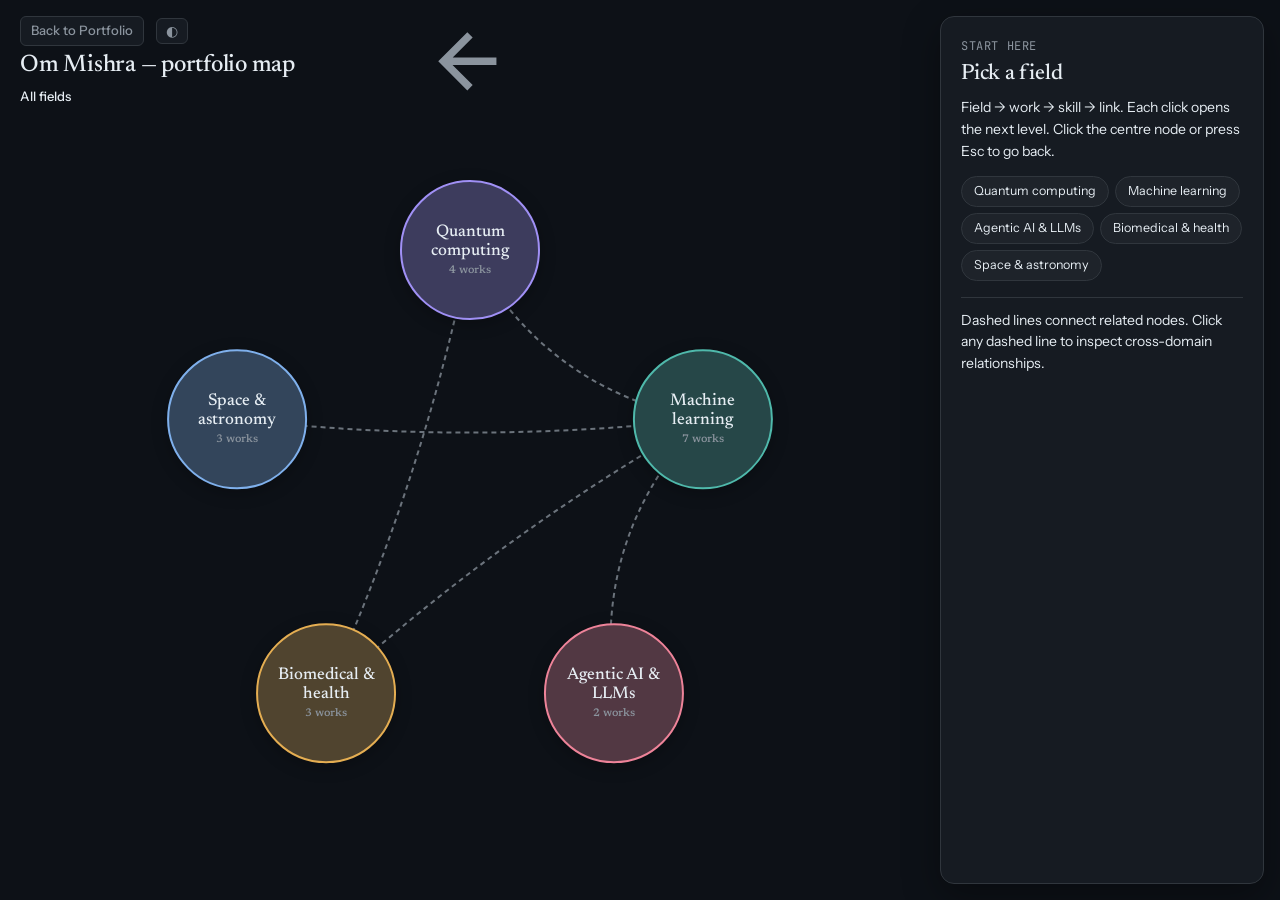
<file: main/templates/main/map.html>
<!DOCTYPE html>
<html lang="en" data-theme="dark">
<head>
<meta charset="utf-8">
<meta name="viewport" content="width=device-width, initial-scale=1, viewport-fit=cover">
<title>Om Mishra — Portfolio Map & Knowledge Graph</title>
<script>
  if (window.self !== window.top) {
      document.documentElement.classList.add('is-embedded');
  }
</script>
<link rel="preconnect" href="https://fonts.googleapis.com">
<link rel="preconnect" href="https://fonts.gstatic.com" crossorigin>
<link href="https://fonts.googleapis.com/css2?family=Newsreader:opsz,wght@6..72,400;500;600&family=Instrument+Sans:wght@400;500;600&family=JetBrains+Mono:wght@400;500&display=swap" rel="stylesheet">
<style>
:root {
  --bg: #0d1117;
  --ink: #e6edf3;
  --mute: #8b949e;
  --panel: #161b22;
  --line: #30363d;
  --quantum: #a090f5;
  --ml: #4fb9ab;
  --agentic: #ee8399;
  --bio: #e5ae52;
  --space: #7fb0ec;
  box-sizing: border-box;
  padding-top: env(safe-area-inset-top, 0px);
  padding-bottom: env(safe-area-inset-bottom, 0px);
}
:root[data-theme="light"] {
  --bg: #eef1f5;
  --ink: #1c2430;
  --mute: #5d6b7c;
  --panel: #fbfcfd;
  --line: #b9c3cf;
  --quantum: #6a58d8;
  --ml: #17857a;
  --agentic: #c4435e;
  --bio: #b57712;
  --space: #3b72b8;
}
html, body {
  height: 100%;
  margin: 0;
  overflow: hidden;
}
body {
  background: var(--bg);
  color: var(--ink);
  font: 15px/1.5 "Instrument Sans", -apple-system, BlinkMacSystemFont, "Segoe UI", Roboto, sans-serif;
  transition: background 0.3s ease, color 0.3s ease;
}

html.is-embedded header {
  display: none !important;
}
html.is-embedded body,
html.is-embedded #app {
  background: transparent !important;
}
html.is-embedded #detail {
  top: 16px !important;
  height: calc(100% - 32px) !important;
}
#app {
  position: relative;
  height: 100%;
  width: 100%;
}
header {
  position: absolute;
  left: 20px;
  top: 16px;
  right: 360px;
  z-index: 10;
  pointer-events: auto;
}
.header-top {
  display: flex;
  align-items: center;
  gap: 12px;
  margin-bottom: 6px;
}
.back-link {
  display: inline-flex;
  align-items: center;
  gap: 6px;
  font-size: 13px;
  font-weight: 500;
  color: var(--mute);
  text-decoration: none;
  padding: 4px 10px;
  border-radius: 6px;
  border: 1px solid var(--line);
  background: var(--panel);
  transition: all 0.2s ease;
}
.back-link:hover {
  color: var(--ink);
  border-color: var(--ink);
  background: color-mix(in srgb, var(--ink) 8%, var(--panel));
}
.theme-btn {
  background: var(--panel);
  border: 1px solid var(--line);
  color: var(--mute);
  border-radius: 6px;
  padding: 4px 9px;
  font-size: 14px;
  cursor: pointer;
  transition: all 0.2s ease;
}
.theme-btn:hover {
  color: var(--ink);
  border-color: var(--ink);
}
h1 {
  font: 500 24px/1.15 "Newsreader", Georgia, serif;
  margin: 0;
  letter-spacing: -0.01em;
}
#crumbs {
  display: flex;
  flex-wrap: wrap;
  align-items: center;
  gap: 5px;
  margin-top: 8px;
  font-size: 13px;
  color: var(--mute);
}
#crumbs button {
  all: unset;
  cursor: pointer;
  color: var(--mute);
  text-decoration: underline;
  text-underline-offset: 3px;
  transition: color 0.15s ease;
}
#crumbs button:hover {
  color: var(--ink);
}
#crumbs button:focus-visible {
  outline: 2px solid var(--ink);
}
#crumbs span.cur {
  color: var(--ink);
  font-weight: 500;
}
#stage {
  position: absolute;
  inset: 0;
}
svg {
  position: absolute;
  inset: 0;
  width: 100%;
  height: 100%;
  pointer-events: none;
}
svg line {
  stroke: var(--line);
  stroke-width: 1.5;
  animation: f .5s both;
}
@keyframes f {
  from { opacity: 0; }
}
.n {
  position: absolute;
  left: 0;
  top: 0;
  box-sizing: border-box;
  border-radius: 50%;
  border: 2px solid var(--c);
  background: color-mix(in srgb, var(--c) 16%, var(--panel));
  color: var(--ink);
  font: inherit;
  cursor: pointer;
  display: flex;
  flex-direction: column;
  align-items: center;
  justify-content: center;
  text-align: center;
  padding: 6px;
  line-height: 1.15;
  transition: transform .55s cubic-bezier(.2, .8, .2, 1), width .55s, height .55s, opacity .4s, box-shadow .2s;
  box-shadow: 0 4px 16px rgba(0, 0, 0, 0.25);
}
.n.field {
  background: color-mix(in srgb, var(--c) 28%, var(--panel));
  font: 500 17px/1.15 "Newsreader", Georgia, serif;
}
.n.skill {
  background: var(--panel);
  border-style: dashed;
  font-size: 12px;
}
.n.project {
  font-size: 12px;
  font-weight: 500;
}
.n small {
  display: block;
  color: var(--mute);
  font-size: 11px;
  margin-top: 3px;
}
.n.sel {
  box-shadow: 0 0 0 5px color-mix(in srgb, var(--c) 40%, transparent), 0 8px 24px rgba(0, 0, 0, 0.4);
}
.n:hover, .n:focus-visible {
  outline: none;
  box-shadow: 0 0 0 4px color-mix(in srgb, var(--c) 45%, transparent), 0 8px 20px rgba(0, 0, 0, 0.3);
}
#panel {
  position: absolute;
  right: 16px;
  top: 16px;
  bottom: 16px;
  width: 324px;
  background: var(--panel);
  border: 1px solid var(--line);
  border-radius: 14px;
  padding: 20px;
  overflow: auto;
  box-sizing: border-box;
  box-shadow: 0 12px 36px rgba(0, 0, 0, 0.35);
  backdrop-filter: blur(16px);
  -webkit-backdrop-filter: blur(16px);
  z-index: 10;
}
#panel h2 {
  font: 500 22px/1.2 "Newsreader", Georgia, serif;
  margin: 6px 0 10px;
  letter-spacing: -0.01em;
}
#panel .t {
  font-size: 12px;
  text-transform: uppercase;
  letter-spacing: 0.05em;
  color: var(--mute);
  font-family: "JetBrains Mono", monospace;
}
#panel p {
  margin: 0 0 14px;
  font-size: 14px;
  line-height: 1.55;
  color: var(--ink);
}
#panel h3 {
  font-size: 13px;
  font-weight: 600;
  color: var(--mute);
  margin: 16px 0 8px;
}
.chips {
  display: flex;
  flex-wrap: wrap;
  gap: 6px;
}
.chip {
  border: 1px solid var(--line);
  background: color-mix(in srgb, var(--ink) 4%, var(--panel));
  color: var(--ink);
  font: inherit;
  font-size: 12.5px;
  padding: 5px 12px;
  border-radius: 999px;
  cursor: pointer;
  transition: all 0.18s ease;
}
.chip:hover, .chip:focus-visible {
  border-color: var(--ink);
  background: color-mix(in srgb, var(--ink) 12%, var(--panel));
  outline: none;
}
a.link {
  display: block;
  padding: 12px 14px;
  border: 1px solid var(--c, var(--ink));
  border-radius: 10px;
  color: var(--ink);
  text-decoration: none;
  font-weight: 500;
  word-break: break-all;
  background: color-mix(in srgb, var(--c, var(--ink)) 8%, transparent);
  transition: all 0.2s ease;
}
a.link:hover {
  background: color-mix(in srgb, var(--c, var(--ink)) 18%, transparent);
  box-shadow: 0 4px 16px color-mix(in srgb, var(--c, var(--ink)) 25%, transparent);
}
.none {
  color: var(--mute);
  font-size: 13px;
}
svg path.e {
  fill: none;
  stroke: var(--c);
  stroke-width: 2;
  stroke-dasharray: 5 4;
  opacity: .75;
  transition: stroke-width .2s, opacity .2s;
}
svg path.e.sel {
  stroke-width: 4;
  stroke-dasharray: none;
  opacity: 1;
}
svg path.hit {
  fill: none;
  stroke: transparent;
  stroke-width: 20;
  pointer-events: stroke;
  cursor: pointer;
}
@media (max-width: 760px) {
  header {
    right: 14px;
    left: 14px;
  }
  #panel {
    left: 12px;
    right: 12px;
    top: auto;
    bottom: 12px;
    width: auto;
    height: 40%;
  }
}
@media (prefers-reduced-motion: reduce) {
  .n { transition: none; }
}
</style>
</head>
<body>
<div id="app">
  <div id="stage"><svg id="ln"></svg></div>
  <header>
    <div class="header-top">
      <a href="/" class="back-link">
        <svg width="14" height="14" viewBox="0 0 24 24" fill="none" stroke="currentColor" stroke-width="2"><path d="M19 12H5M12 19l-7-7 7-7"/></svg>
        <span>Back to Portfolio</span>
      </a>
      <button id="themeToggle" class="theme-btn" aria-label="Toggle theme">◐</button>
    </div>
    <h1>Om Mishra — portfolio map</h1>
    <div id="crumbs"></div>
  </header>
  <aside id="panel" aria-live="polite"></aside>
</div>

<script>
const F = {
  quantum: ["Quantum computing", "Quantum ML, annealing and sensing, from simulation to hardware."],
  ml: ["Machine learning", "Models for signals, images and tabular data, with a focus on uncertainty and explanations."],
  agentic: ["Agentic AI & LLMs", "Multi-agent reasoning and LLM-based judging."],
  bio: ["Biomedical & health", "EEG, CPR sensing and cancer detection."],
  space: ["Space & astronomy", "Astrophysical prediction and space-systems design."]
};

const S = {
  mstage: ["Multi-stage ML", "Staged pipeline for predicting redshift."],
  gnn: ["Graph neural network", "Used in the quasar redshift framework."],
  hyb: ["Hybrid attention", "AG-XCaps / H-SNN attention models in the galaxy ensemble."],
  rg: ["ResNet-GRU", "Part of the galaxy interaction ensemble."],
  lime: ["LIME", "Explains individual model predictions."],
  gmat: ["GMAT", "Orbital simulation software."],
  mat: ["MATLAB", "Simulation used to validate the debris module."],
  ion: ["Ion propulsion design", "Solar-powered ion propulsion module for multi-debris remediation."],
  ising: ["Ising Hamiltonian", "Drawdown-adaptive formulation of intraday long-short allocation."],
  sa: ["Simulated annealing", "Classical solver, quantum-annealing-ready."],
  vqc: ["VQC", "Variational quantum classifier."],
  qsvm: ["Q-SVM", "Quantum support vector machine."],
  qnn: ["QNN", "Quantum neural network."],
  base: ["11 classical baselines", "Classical ML models used for comparison."],
  nvs: ["NV-center sensing", "Mapping free radicals; you have access to NV hardware."],
  dl: ["Deep learning", "Relates the free-radical map to cancer cells."],
  xai: ["XAI", "Explains the role of free radicals in malignant vs non-malignant behaviour."],
  seq: ["GRU-LSTM", "Recurrent branch of the EEG ensemble."],
  tr: ["Transformer", "Attention branch of the EEG ensemble."],
  unet: ["UNet", "Segmentation branch of the EEG ensemble."],
  mcd: ["Monte Carlo Dropout", "Uncertainty estimate for seizure predictions."],
  lg: ["LangGraph", "Orchestrates the agents."],
  api: ["Anthropic API", "Model calls inside the agent system."],
  deb: ["Debate loop", "Agents argue toward an answer."],
  vote: ["Voting ensemble", "Agents vote on an answer."],
  bge: ["BGE-M3", "Multilingual embedder for candidate retrieval."],
  lora: ["LoRA-tuned LLM judge", "Judges only the ambiguous middle band."],
  gbm: ["Gradient-boosted blender", "Combines the LLM score with exact-match features."],
  lidar: ["LiDAR + ARKit depth", "Compression depth from the iPhone scene-depth API."],
  cnn: ["CNN", "Powers the CPR guidance app."],
  fus: ["Kinematic–depth fusion", "Still being explored."]
};

const Q = "https://www.sciencedirect.com/science/article/pii/S1877050926018545";

const P = {
  quasar: ["Quasar redshift prediction", "Paper", "Multi-Stage ML Framework for Predicting Quasar Redshifts. ICMLDE 2025, Elsevier Procedia CS.", ["ml", "space"], Q, ["mstage", "gnn"]],
  galaxy: ["Galaxy interaction prediction", "Paper", "Explainable Galaxy Interaction Prediction with Hybrid Attention Mechanisms (ArXiv 2601.08872).", ["ml", "space"], "https://arxiv.org/abs/2601.08872", ["hyb", "rg", "lime"]],
  debris: ["Space debris remediation", "Paper", "Solar-powered ion propulsion module for multi-debris remediation. IEEE SPACE 2026 (ArXiv 2601.12830).", ["space"], "https://arxiv.org/abs/2601.12830", ["ion", "gmat", "mat"]],
  ising: ["Ising portfolio optimization", "Paper", "Drawdown-adaptive Ising Hamiltonian for intraday long-short portfolios. Adapted as a Bengaluru Tech Summit 2026 abstract.", ["quantum"], "https://github.com/om520/portfolio-optimization-using-Ising-model-model", ["ising", "sa"]],
  qeids: ["Quantum intrusion detection", "Project", "Quantum-Enhanced Intrusion Detection System, with Chiranjib Sur at Shell.", ["quantum", "ml"], "", ["vqc", "qsvm", "qnn", "base"]],
  qnr: ["Quantum network routing", "Project", "Ongoing.", ["quantum"], "", []],
  nv: ["NV-center cancer detection", "Project", "Free-radical mapping with NV centers, deep learning and XAI. Fellowship proposal for Qmet PARIMANA 2026.", ["quantum", "bio", "ml"], "", ["nvs", "dl", "xai"]],
  eeg: ["EEG epilepsy detection", "Project", "Biologically-grounded seizure detection on the CHB-MIT dataset with a deep ensemble and uncertainty estimates.", ["ml", "bio"], "https://github.com/om520/EEG_BioEnsemble", ["seq", "tr", "unet", "mcd"]],
  mas: ["Multi-agent reasoning", "Project", "Debate loop, voting ensemble and hybrid orchestrator. Open gap: debate vs voting on correlated-error cases in clinical/EEG domains.", ["agentic"], "", ["lg", "api", "deb", "vote"]],
  ber: ["Business entity resolution", "Project", "Match business records across three sources with no shared IDs.", ["agentic", "ml"], "", ["bge", "lora", "gbm"]],
  sphu: ["Sphuranex CPR device", "Startup", "CPR device startup where you are co-founder and Technical Lead.", ["bio", "ml"], "", ["lidar", "cnn", "fus"]]
};

const RW = [
  ["quasar", "galaxy", "Both apply ML to astronomical data: redshift prediction and galaxy-interaction prediction."],
  ["galaxy", "eeg", "Both use GRU-based ensembles: ResNet-GRU in the galaxy model, GRU-LSTM in the EEG model."],
  ["galaxy", "nv", "Both pair a deep model with an explanation method: LIME in the galaxy model, XAI in the NV-center project."],
  ["eeg", "mas", "The multi-agent project's open research gap is benchmarking debate vs voting on correlated-error cases in clinical/EEG domains."],
  ["mas", "ber", "Both use LLMs as parts of a larger pipeline: agents on the Anthropic API, and a LoRA-tuned LLM judge."],
  ["eeg", "sphu", "Both turn biomedical sensor signals into a decision."],
  ["eeg", "nv", "Both apply deep learning to biomedical data."],
  ["ising", "qeids", "Both bring quantum-computing methods to a classical problem: portfolio allocation and intrusion detection."]
];

const RS = {
  quasar: [["mstage", "gnn", "The GNN is used within the multi-stage framework."]],
  galaxy: [["hyb", "rg", "Combined in one ensemble."], ["lime", "hyb", "LIME explains the ensemble's predictions."]],
  debris: [["ion", "gmat", "The propulsion design is validated by GMAT simulation."], ["ion", "mat", "The propulsion design is validated by MATLAB simulation."], ["gmat", "mat", "Two simulators used together to validate the design."]],
  ising: [["ising", "sa", "Annealing searches for low-energy solutions of the Hamiltonian."]],
  qeids: [["vqc", "qsvm", "Quantum models compared with each other."], ["qsvm", "qnn", "Quantum models compared with each other."], ["qnn", "base", "The quantum models are benchmarked against the 11 classical baselines."]],
  nv: [["nvs", "dl", "The free-radical map from NV sensing is the input to the deep model."], ["dl", "xai", "XAI explains what the deep model learned about free radicals."]],
  eeg: [["seq", "tr", "Branches of one ensemble."], ["tr", "unet", "Branches of one ensemble."], ["mcd", "seq", "Monte Carlo Dropout adds an uncertainty estimate to the ensemble."], ["mcd", "tr", "Monte Carlo Dropout adds an uncertainty estimate to the ensemble."], ["mcd", "unet", "Monte Carlo Dropout adds an uncertainty estimate to the ensemble."]],
  mas: [["lg", "api", "LangGraph orchestrates calls to the Anthropic API."], ["deb", "vote", "The two strategies being benchmarked against each other."]],
  ber: [["bge", "lora", "Retrieval narrows the candidates; the LLM judges the ambiguous ones."], ["lora", "gbm", "The blender combines the LLM score with exact-match features."]],
  sphu: [["lidar", "cnn", "The guidance app checks compression consistency and depth using LiDAR."], ["lidar", "fus", "Depth is one side of the fusion being explored."]]
};

let EDG = [];
const lab = id => {
  const [t, k] = id.split(":");
  return t === "f" ? F[k][0] : t === "p" ? P[k][0] : S[k][0];
};

function edges(o) {
  const E = [];
  if (!st.f) {
    const ks = Object.keys(F);
    for (let i = 0; i < ks.length; i++) {
      for (let j = i + 1; j < ks.length; j++) {
        const sh = Object.keys(P).filter(k => P[k][3].includes(ks[i]) && P[k][3].includes(ks[j]));
        if (sh.length) {
          E.push({
            a: "f:" + ks[i],
            b: "f:" + ks[j],
            reason: "Shared works: " + sh.map(k => P[k][0]).join(", ") + "."
          });
        }
      }
    }
  } else if (!st.p) {
    RW.forEach(([a, b, r]) => E.push({ a: "p:" + a, b: "p:" + b, reason: r }));
  } else {
    (RS[st.p] || []).forEach(([a, b, r]) => E.push({ a: "s:" + a, b: "s:" + b, reason: r }));
  }
  return E.filter(e => o[e.a] && o[e.b]).map(e => ({
    ...e,
    id: e.a + "|" + e.b,
    la: lab(e.a),
    lb: lab(e.b)
  }));
}

const st = { f: null, p: null, s: null, e: null };
const stage = document.getElementById("stage");
const ln = document.getElementById("ln");
const els = {};

const cl = (v, a, b) => Math.max(a, Math.min(b, v));

function up() {
  if (st.e) st.e = null;
  else if (st.s) st.s = null;
  else if (st.p) st.p = null;
  else st.f = null;
  render();
}

function layout() {
  const W = innerWidth;
  const H = innerHeight;
  const m = W <= 760;
  const sw = m ? W : W - 340;
  const sh = m ? H * 0.6 : H;
  const top = m ? 110 : 90;
  const cx = sw / 2;
  const cy = top + (sh - top) / 2;
  const R = Math.min(sw, sh - top) / 2 - 10;
  const o = {};

  const ring = (items, rad, r, mk) => items.forEach((k, i) => {
    const a = -Math.PI / 2 + i * 2 * Math.PI / items.length;
    o[mk(k)] = { x: cx + rad * Math.cos(a), y: cy + rad * Math.sin(a), r };
  });

  const rc = cl(R * 0.22, 38, 68);
  const rr = cl(R * 0.16, 32, 52);

  if (!st.f) {
    ring(Object.keys(F), R * 0.62, cl(R * 0.2, 42, 70), k => "f:" + k);
  } else if (!st.p) {
    o["f:" + st.f] = { x: cx, y: cy, r: rc };
    ring(Object.keys(P).filter(k => P[k][3].includes(st.f)), R * 0.72, rr, k => "p:" + k);
  } else {
    o["p:" + st.p] = { x: cx, y: cy, r: rc };
    ring(P[st.p][5], R * 0.72, rr, k => "s:" + k);
  }
  return { o, cx, cy };
}

function node(id) {
  let e = els[id];
  if (e) return e;
  const [t, k] = id.split(":");
  e = document.createElement("button");
  e.className = "n " + ({ f: "field", p: "project", s: "skill" })[t];
  e.dataset.id = id;
  const text = t === "f" ? F[k][0] : t === "p" ? P[k][0] : S[k][0];
  e.innerHTML = text + (t === "f" ? `<small>${Object.keys(P).filter(x => P[x][3].includes(k)).length} works</small>` : "");
  e.style.opacity = 0;
  e.onclick = () => click(id);
  stage.appendChild(e);
  els[id] = e;
  return e;
}

function col(id) {
  const [t, k] = id.split(":");
  return t === "f" ? k : st.f || P[st.p || ""]?.[3][0] || "ml";
}

function render() {
  const { o, cx, cy } = layout();
  Object.keys(o).forEach(id => {
    const e = node(id);
    const d = o[id];
    e.style.setProperty("--c", `var(--${col(id)})`);
    if (!e.dataset.in) {
      e.dataset.in = 1;
      e.style.transform = `translate(${cx - d.r}px, ${cy - d.r}px)`;
      e.style.width = e.style.height = 2 * d.r + "px";
      e.offsetWidth;
    }
    e.style.transform = `translate(${d.x - d.r}px, ${d.y - d.r}px)`;
    e.style.width = e.style.height = 2 * d.r + "px";
    e.style.opacity = 1;
    e.style.pointerEvents = "auto";
    e.dataset.on = 1;
    e.classList.toggle("sel", "s:" + st.s === id);
  });

  Object.keys(els).forEach(id => {
    if (!o[id]) {
      const e = els[id];
      e.style.opacity = 0;
      e.style.pointerEvents = "none";
      e.dataset.on = "";
      e.tabIndex = -1;
    } else {
      els[id].tabIndex = 0;
    }
  });

  const c = st.s ? "p:" + st.p : st.p ? "p:" + st.p : st.f ? "f:" + st.f : null;
  EDG = edges(o);
  const ec = `var(--${st.f || "mute"})`;

  ln.innerHTML = (c ? Object.keys(o).filter(i => i !== c).map(i => `<line x1="${o[c].x}" y1="${o[c].y}" x2="${o[i].x}" y2="${o[i].y}"/>`).join("") : "") +
    EDG.map(e => {
      const A = o[e.a];
      const B = o[e.b];
      const d = `M${A.x} ${A.y}Q${(A.x + B.x) * .325 + cx * .35} ${(A.y + B.y) * .325 + cy * .35} ${B.x} ${B.y}`;
      return `<path class="e${st.e === e.id ? " sel" : ""}" d="${d}" style="--c:${ec}"/><path class="hit" d="${d}" data-e="${e.id}"><title>${e.la} ↔ ${e.lb}</title></path>`;
    }).join("");

  crumbs();
  panel();
}

function click(id) {
  const [t, k] = id.split(":");
  st.e = null;
  if (t === "f") {
    st.f === k ? up() : (st.f = k, st.p = st.s = null);
  } else if (t === "p") {
    st.p === k ? up() : (st.p = k, st.s = null);
  } else {
    st.s = k;
  }
  render();
}

function crumbs() {
  const a = [["All fields", () => { st.f = st.p = st.s = null; }]];
  if (st.f) a.push([F[st.f][0], () => { st.p = st.s = null; }]);
  if (st.p) a.push([P[st.p][0], () => { st.s = null; }]);
  if (st.s) a.push([S[st.s][0], () => {}]);

  const E = EDG.find(x => x.id === st.e);
  if (E) a.push([E.la + " ↔ " + E.lb]);

  const c = document.getElementById("crumbs");
  c.innerHTML = "";
  a.forEach(([l, fn], i) => {
    if (i) c.append(" › ");
    const last = i === a.length - 1;
    const b = document.createElement(last ? "span" : "button");
    b.textContent = l;
    if (last) {
      b.className = "cur";
    } else {
      b.onclick = () => { fn(); st.e = null; render(); };
    }
    c.append(b);
  });
}

const chip = (id, l) => `<button class="chip" data-id="${id}">${l}</button>`;

function panel() {
  const p = document.getElementById("panel");
  let h;
  if (st.e) {
    const e = EDG.find(x => x.id === st.e);
    h = e ? `<div class="t">Connection</div><h2>${e.la} ↔ ${e.lb}</h2><p>${e.reason}</p><h3>Open one end</h3><div class="chips">${chip(e.a, e.la)}${chip(e.b, e.lb)}</div>` : "";
  } else if (st.s) {
    const w = P[st.p];
    const c = `var(--${st.f || w[3][0]})`;
    h = `<div class="t">Skill used in ${w[0]}</div><h2>${S[st.s][0]}</h2><p>${S[st.s][1]}</p><h3>Link to the work</h3>${w[4] ? `<a class="link" style="--c:${c}" href="${w[4]}" target="_blank" rel="noopener">${w[0]}<br><span class="none" style="font-size:11px;">${w[4]}</span></a>` : `<div class="none">No public link on file yet for ${w[0]}. Send it and it goes here.</div>`}<h3>Other skills in this work</h3><div class="chips">${w[5].filter(k => k !== st.s).map(k => chip("s:" + k, S[k][0])).join("")}</div>`;
  } else if (st.p) {
    const w = P[st.p];
    h = `<div class="t">${w[1]}</div><h2>${w[0]}</h2><p>${w[2]}</p><h3>Skills used — pick one for details</h3><div class="chips">${w[5].map(k => chip("s:" + k, S[k][0])).join("") || '<span class="none">No skills listed yet.</span>'}</div><h3>Fields</h3><div class="chips">${w[3].map(k => chip("f:" + k, F[k][0])).join("")}</div>`;
  } else if (st.f) {
    h = `<div class="t">Field</div><h2>${F[st.f][0]}</h2><p>${F[st.f][1]}</p><h3>Works in this field</h3><div class="chips">${Object.keys(P).filter(k => P[k][3].includes(st.f)).map(k => chip("p:" + k, P[k][0])).join("")}</div>`;
  } else {
    h = `<div class="t">Start here</div><h2>Pick a field</h2><p>Field → work → skill → link. Each click opens the next level. Click the centre node or press Esc to go back.</p><div class="chips">${Object.keys(F).map(k => chip("f:" + k, F[k][0])).join("")}</div>`;
  }

  if (!st.e && EDG.length) {
    h += '<p class="none" style="margin-top:16px; border-top:1px solid var(--line); padding-top:12px;">Dashed lines connect related nodes. Click any dashed line to inspect cross-domain relationships.</p>';
  }

  p.innerHTML = h;
  p.querySelectorAll(".chip").forEach(b => b.onclick = () => {
    const [t, k] = b.dataset.id.split(":");
    st.e = null;
    if (t === "f") {
      st.f = k; st.p = st.s = null;
    } else if (t === "p") {
      st.p = k; st.s = null;
      if (!st.f || !P[k][3].includes(st.f)) st.f = P[k][3][0];
    } else {
      st.s = k;
    }
    render();
  });
}

ln.addEventListener("click", ev => {
  const h = ev.target.closest(".hit");
  if (h) {
    st.e = h.dataset.e;
    render();
  }
});

addEventListener("keydown", e => {
  if (e.key === "Escape") up();
});

addEventListener("resize", render);

// Theme Toggle
const themeBtn = document.getElementById("themeToggle");
if (themeBtn) {
  themeBtn.addEventListener("click", () => {
    const cur = document.documentElement.getAttribute("data-theme") || "dark";
    const next = cur === "dark" ? "light" : "dark";
    document.documentElement.setAttribute("data-theme", next);
  });
}

render();
</script>
</body>
</html>
</file>
